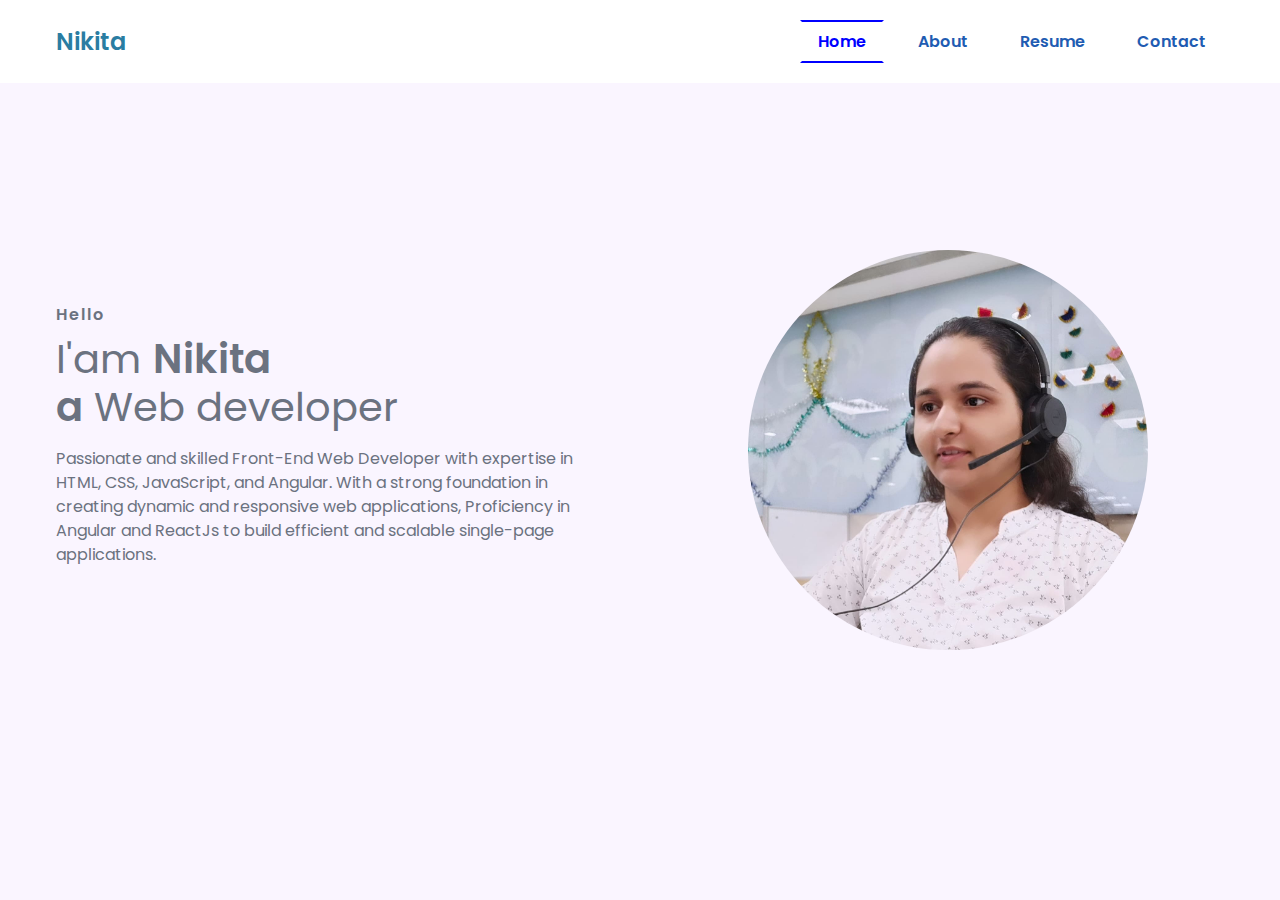
<file: index.html>
<!DOCTYPE html>
<html lang="en">
<head>
    <meta charset="UTF-8">
    <meta name="viewport" content="width=device-width, initial-scale=1.0">
    <link rel="stylesheet" href="https://cdnjs.cloudflare.com/ajax/libs/font-awesome/4.7.0/css/font-awesome.css" integrity="sha512-5A8nwdMOWrSz20fDsjczgUidUBR8liPYU+WymTZP1lmY9G6Oc7HlZv156XqnsgNUzTyMefFTcsFH/tnJE/+xBg==" crossorigin="anonymous" referrerpolicy="no-referrer" />
    <link rel="stylesheet" href="home.css">
    <title>Nikita Kopnar</title>
</head>
<body>
    <nav>
        <div class="nav__content">
            <div class="logo"><a href="index.html">Nikita</a></div>
            <label for="check" class="checkbox">
                <i class="fa fa-bars" aria-hidden="true"></i>
            </label>
            <input type="checkbox" name="check" id="check">
            <ul>
                <li><a class="home" href="index.html">Home</a></li>
                <li><a href="about.html">About</a></li>
                <li><a href="resume.html">Resume</a></li>
                <li><a href="contact.html">Contact</a></li>
            </ul>
        </div>
    </nav> 
    <section class="section">
        <div class="section__container">
            <div class="content">
                <p class="subtitle">Hello</p>
                <h1 class="title">
                    I'am <span>Nikita<br>a</span> Web developer
                </h1>
                <p class="description">
                    Passionate and skilled Front-End Web Developer with expertise in HTML, CSS, JavaScript, and Angular. With a strong foundation in creating dynamic and responsive web applications, Proficiency in Angular and ReactJs to build efficient and scalable single-page applications.
                </p>
                <!--div class="action__btns">
                    <button class="hire__me">Hire Me</button>
                    <button class="portfolio">Portfolio</button>
            </div-->
            </div>
            <div class="image">
                <img src="B612_20231210_191256_926.jpg.jpg" alt="profile" />
            </div>
        </div>
    </section>
</body>
</html>
</file>
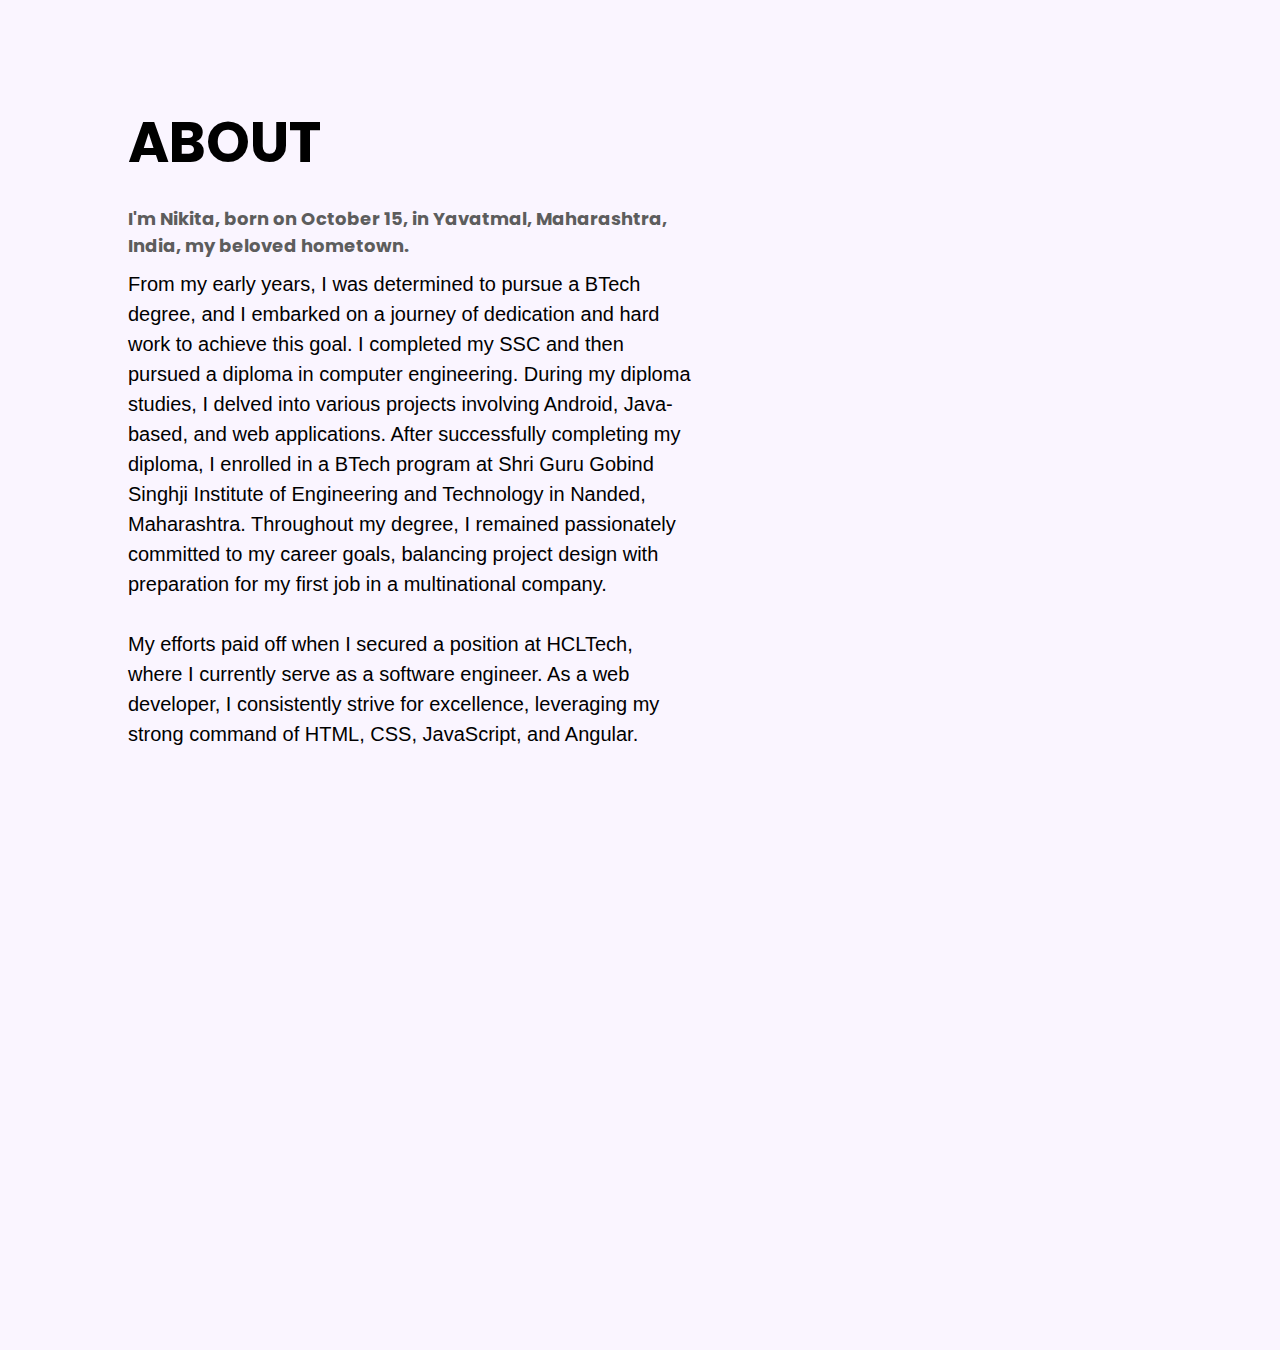
<file: about.html>
<!DOCTYPE html>
<html lang="en">
<head>
    <meta charset="UTF-8">
    <meta name="viewport" content="width=device-width, initial-scale=1.0">
    <link rel="stylesheet" href="https://cdnjs.cloudflare.com/ajax/libs/font-awesome/4.7.0/css/font-awesome.css" integrity="sha512-5A8nwdMOWrSz20fDsjczgUidUBR8liPYU+WymTZP1lmY9G6Oc7HlZv156XqnsgNUzTyMefFTcsFH/tnJE/+xBg==" crossorigin="anonymous" referrerpolicy="no-referrer" />
    <link rel="stylesheet" href="about.css"> 
    <title>About</title>
</head>
<body>
    <div class="section">
        <div class="container">
            <div class="content-section">
                <div class="title">
                    <h1>About</h1>
                </div>
                <div class="content">
                    <h3>
                        I'm Nikita, born on October 15, in Yavatmal, Maharashtra, India, my beloved hometown.
                    </h3>
                    <p>
                        From my early years, I was determined to pursue a BTech degree, and I embarked on a journey of dedication and hard work to achieve this goal. I completed my SSC and then pursued a diploma in computer engineering.
                        During my diploma studies, I delved into various projects involving Android, Java-based, and web applications. After successfully completing my diploma, I enrolled in a BTech program at Shri Guru Gobind Singhji Institute of Engineering and Technology in Nanded, Maharashtra. Throughout my degree, I remained passionately committed to my career goals, balancing project design with preparation for my first job in a multinational company.
                        <br><br>My efforts paid off when I secured a position at HCLTech, where I currently serve as a software engineer. As a web developer, I consistently strive for excellence, leveraging my strong command of HTML, CSS, JavaScript, and Angular.
                    </p>                          
                </div>
                <!--div class="social">
                    <a href="#"><i class="fa fa-facebook-official" aria-hidden="true"></i></a>
                    <a href="#"><i class="fa fa-linkedin" aria-hidden="true"></i></a>
            </div-->
            </div>
        </div>
    </div>
</body>
</html>
</file>
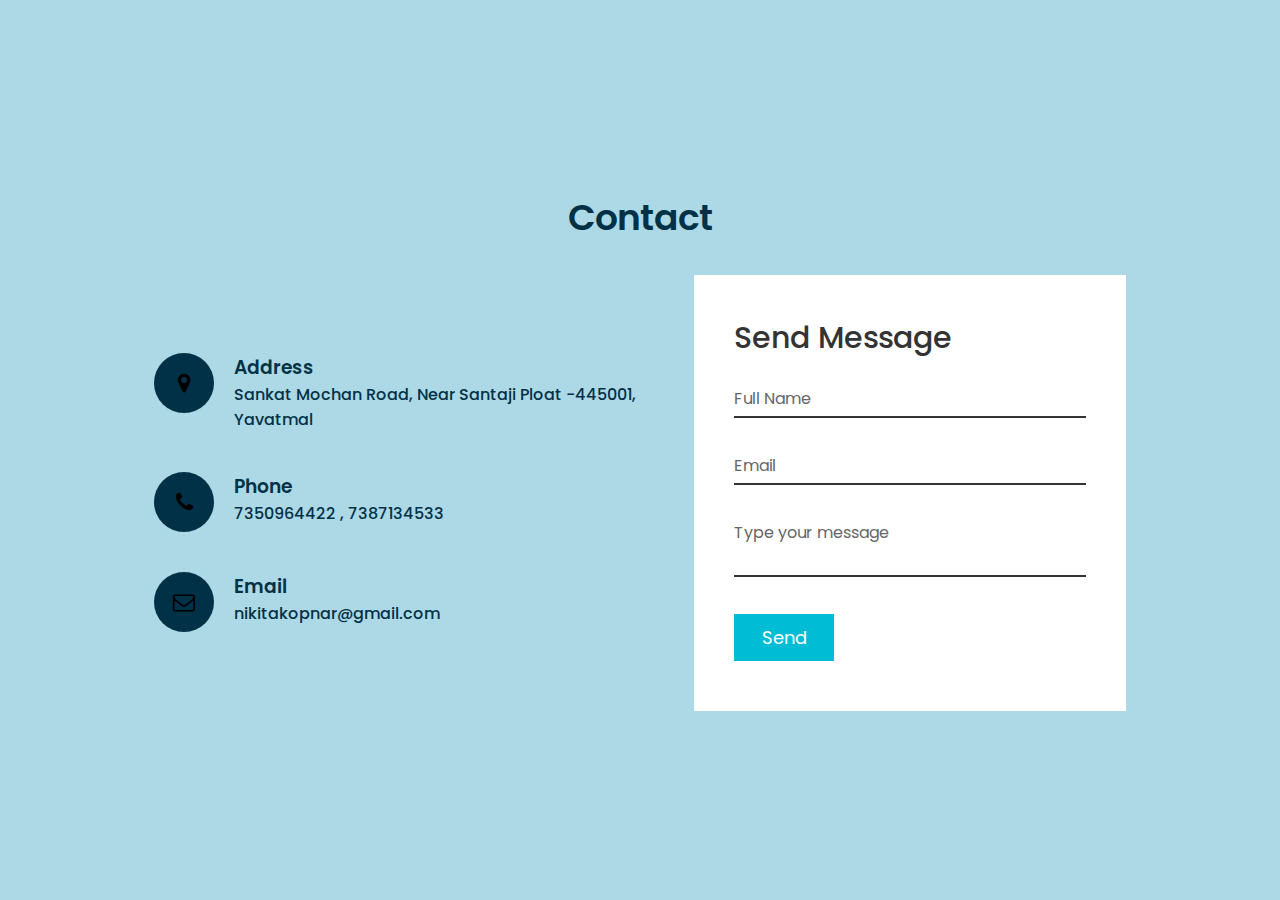
<file: contact.html>
<!DOCTYPE html>
<html lang="en">
<head>
    <meta charset="UTF-8">
    <meta name="viewport" content="width=device-width, initial-scale=1.0">
    <link rel="stylesheet" href="https://cdnjs.cloudflare.com/ajax/libs/font-awesome/4.7.0/css/font-awesome.css" integrity="sha512-5A8nwdMOWrSz20fDsjczgUidUBR8liPYU+WymTZP1lmY9G6Oc7HlZv156XqnsgNUzTyMefFTcsFH/tnJE/+xBg==" crossorigin="anonymous" referrerpolicy="no-referrer" />
    <link rel="stylesheet" href="contact.css">
    <title>Contact</title>
</head>
<body>
    <section class="contact">
        <div class="content">
            <h2>Contact</h2>
            <p>
            </p>
        </div>
        <div class="container">
            <div class="contactInfo">
                <div class="box">
                    <div class="icon">
                        <i class="fa fa-map-marker" aria-hidden="true"></i>
                        </div>
                        <div class="text">
                            <h3>Address</h3>
                            <p>Sankat Mochan Road, Near Santaji Ploat -445001, Yavatmal</p>
                        </div>
                    </div>
                <div class="box">
                    <div class="icon">
                        <i class="fa fa-phone" aria-hidden="true"></i>
                    </div>
                        <div class="text">
                            <h3>Phone</h3>
                            <p>7350964422 , 7387134533</p>
                        </div>
                    </div>
                <div class="box">
                    <div class="icon">
                        <i class="fa fa-envelope-o" aria-hidden="true"></i>
                    </div>
                        <div class="text">
                            <h3>Email</h3>
                            <p>nikitakopnar@gmail.com</p>
                        </div>
                    </div>
                </div>
            <div class="contactForm">
                <form>
                    <h2>Send Message</h2>
                    <div class="inputBox">
                        <input type="text" name="" required="required">
                        <span>Full Name</span>
                    </div>
                    <div class="inputBox">
                        <input type="text" name="" required="required">
                        <span>Email</span>
                    </div>
                    <div class="inputBox">
                        <textarea required="required"></textarea>
                        <span>Type your message</span>
                    </div>
                    <div class="inputBox">
                        <input type="submit" name="" value="Send">
                    </div>
                </form>
            </div>
        </div>
    </section>
</body>
</html>
</file>
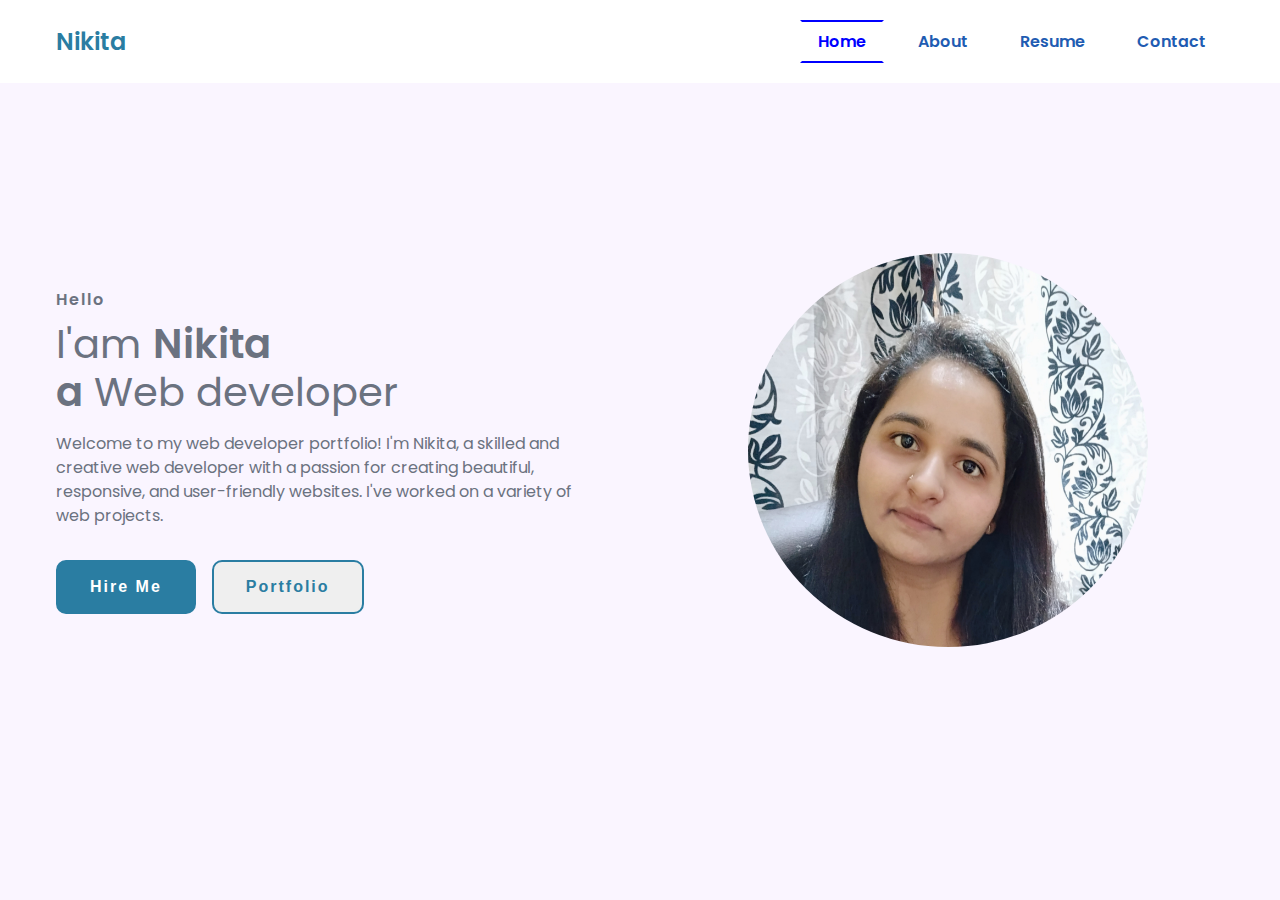
<file: home.html>
<!DOCTYPE html>
<html lang="en">
<head>
    <meta charset="UTF-8">
    <meta name="viewport" content="width=device-width, initial-scale=1.0">
    <link rel="stylesheet" href="https://cdnjs.cloudflare.com/ajax/libs/font-awesome/4.7.0/css/font-awesome.css" integrity="sha512-5A8nwdMOWrSz20fDsjczgUidUBR8liPYU+WymTZP1lmY9G6Oc7HlZv156XqnsgNUzTyMefFTcsFH/tnJE/+xBg==" crossorigin="anonymous" referrerpolicy="no-referrer" />
    <link rel="stylesheet" href="home.css">
    <title>Nikita Kopnar</title>
</head>
<body>
    <nav>
        <div class="nav__content">
            <div class="logo"><a href="home.html">Nikita</a></div>
            <label for="check" class="checkbox">
                <i class="fa fa-bars" aria-hidden="true"></i>
            </label>
            <input type="checkbox" name="check" id="check">
            <ul>
                <li><a class="home" href="home.html">Home</a></li>
                <li><a href="about.html">About</a></li>
                <li><a href="resume.html">Resume</a></li>
                <li><a href="contact.html">Contact</a></li>
            </ul>
        </div>
    </nav> 
    <section class="section">
        <div class="section__container">
            <div class="content">
                <p class="subtitle">Hello</p>
                <h1 class="title">
                    I'am <span>Nikita<br>a</span> Web developer
                </h1>
                <p class="description">
                    Welcome to my web developer portfolio! I'm Nikita, a skilled and creative web developer with a passion for creating beautiful, responsive, and user-friendly websites. I've worked on a variety of web projects.
                </p>
                <div class="action__btns">
                    <button class="hire__me">Hire Me</button>
                    <button class="portfolio">Portfolio</button>
                </div>
            </div>
            <div class="image">
                <img src="B612_20231210_191256_926.jpg" alt="profile" />
            </div>
        </div>
    </section>
</body>
</html>
</file>
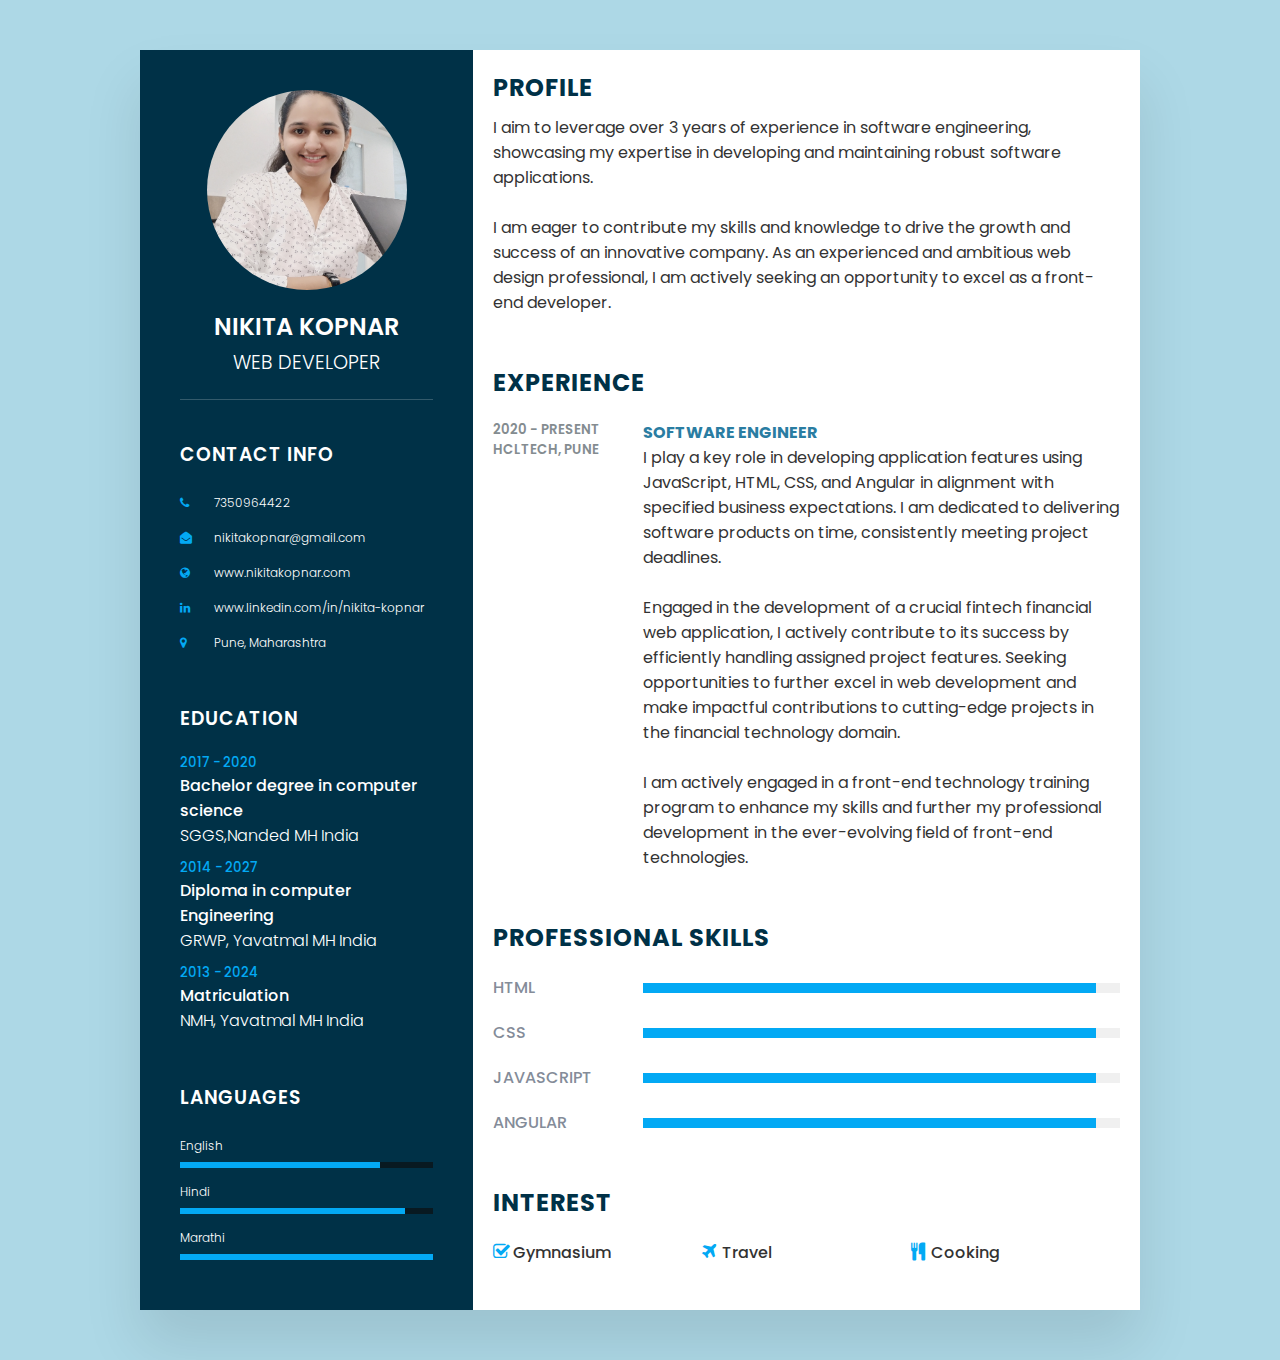
<file: resume.html>
<!DOCTYPE html>
<html lang="en">
<head>
    <meta charset="UTF-8">
    <meta name="viewport" content="width=device-width, initial-scale=1.0">
    <link rel="stylesheet" href="resume.css">
    <link rel="stylesheet" href="https://cdnjs.cloudflare.com/ajax/libs/font-awesome/4.7.0/css/font-awesome.css" integrity="sha512-5A8nwdMOWrSz20fDsjczgUidUBR8liPYU+WymTZP1lmY9G6Oc7HlZv156XqnsgNUzTyMefFTcsFH/tnJE/+xBg==" crossorigin="anonymous" referrerpolicy="no-referrer" />
    <title>Resume</title>
</head>
<body>
    <div class="container">
        <div class="left_side">
            <div class="profileText">
                <div class="imgBx">
                    <img src="B612_20240803_115441_117.jpg">
                </div>
                <h2>Nikita Kopnar<br><span>Web Developer</span></h2>
            </div>
            <div class="contactInfo">
                <h3 class="title">Contact Info</h3>
                <ul>
                    <li>
                        <span class="icon"><i class="fa fa-phone" aria-hidden="true"></i></span>
                        <span class="text">7350964422</span>
                    </li>
                    <li>
                        <span class="icon"><i class="fa fa-envelope-open" aria-hidden="true"></i></span>
                        <span class="text">nikitakopnar@gmail.com</span>
                    </li>
                    <li>
                        <span class="icon"><i class="fa fa-globe" aria-hidden="true"></i></span>
                        <span class="text">www.nikitakopnar.com</span>
                    </li>
                    <li>
                        <span class="icon"><i class="fa fa-linkedin" aria-hidden="true"></i></span>
                        <span class="text">www.linkedin.com/in/nikita-kopnar</span>
                    </li>
                    <li>
                        <span class="icon"><i class="fa fa-map-marker" aria-hidden="true"></i></span>
                        <span class="text">Pune, Maharashtra</span>
                    </li>
                </ul>
            </div>

            <div class="contactInfo education">
                <h3 class="title">Education</h3>
                <ul>
                    <li>
                        <h5>2017 - 2020</h5>
                        <h4>Bachelor degree in computer science</h4>
                        <h4>SGGS,Nanded MH India</h4>
                    </li>
                    <li>
                        <h5>2014 - 2027</h5>
                        <h4>Diploma in computer Engineering</h4>
                        <h4>GRWP, Yavatmal MH India</h4>
                    </li>
                    <li>
                        <h5>2013 - 2024</h5>
                        <h4>Matriculation</h4>
                        <h4>NMH, Yavatmal MH India</h4>
                    </li>
                </ul>
            </div>


            <div class="contactInfo language">
                <h3 class="title">Languages</h3>
                <ul>
                    <li>
                        <span class="text">English</span>
                        <span class="percent">
                            <div style="width: 79%;"></div>
                        </span>
                    </li>
                    <li>
                        <span class="text">Hindi</span>
                        <span class="percent">
                            <div style="width: 89%;"></div>
                        </span>
                    </li>
                    <li>
                        <span class="text">Marathi</span>
                        <span class="percent">
                            <div style="width: 100%;"></div>
                        </span>
                    </li>
                </ul>
            </div>
        </div>
        
        <div class="right_side">
            <div class="about">
                <h2 class="title2">Profile</h2>
                <p>I aim to leverage over 3 years of experience in software engineering, showcasing my expertise in developing and maintaining robust software applications. <br><br>I am eager to contribute my skills and knowledge to drive the growth and success of an innovative company. As an experienced and ambitious web design professional, I am actively seeking an opportunity to excel as a front-end developer.
                </p>
            </div>
            <div class="about">
                <h2 class="title2">Experience</h2>
                <div class="box">
                    <div class="year-company">
                        <h5>2020 - Present</h5>
                        <h5>HCLTECH, Pune</h5>
                    </div>
                    <div class="text">
                        <h4>Software Engineer</h4>
                        <p>
                            I play a key role in developing application features using JavaScript, HTML, CSS, and Angular in alignment with specified business expectations. I am dedicated to delivering software products on time, consistently meeting project deadlines.<br><br>Engaged in the development of a crucial fintech financial web application, I actively contribute to its success by efficiently handling assigned project features. Seeking opportunities to further excel in web development and make impactful contributions to cutting-edge projects in the financial technology domain.<br><br>I am actively engaged in a front-end technology training program to enhance my skills and further my professional development in the ever-evolving field of front-end technologies.
                        </p>
                    </div>
                </div>
            </div>

            <div class="about skills">
                <h2 class="title2">Professional skills</h2>
                <div class="box">
                    <h4>HTML</h4>
                    <div class="percent">
                        <div style="width: 95%;"></div>
                    </div>
                </div>
                <div class="box">
                    <h4>CSS</h4>
                    <div class="percent">
                        <div style="width: 95%;"></div>
                    </div>
                </div>
                <div class="box">
                    <h4>JavaScript</h4>
                    <div class="percent">
                        <div style="width: 95%;"></div>
                    </div>
                </div>
                <div class="box">
                    <h4>Angular</h4>
                    <div class="percent">
                        <div style="width: 95%;"></div>
                    </div>
                </div>
            </div>
            <div class="about interest">
                <h2 class="title2">interest</h2>
                <ul>
                    <li><i class="fa fa-check-square-o" aria-hidden="true"></i>Gymnasium</li>
                    <li><i class="fa fa-plane" aria-hidden="true"></i>Travel</li>
                    <li><i class="fa fa-cutlery" aria-hidden="true"></i>Cooking</li>
                </ul>
            </div>
        </div>
    </div> 
</body>
</html>
</file>
<file: home.css>
@import url('https://fonts.googleapis.com/css?family=Poppins:wght@400;600;700&display=swap');

:root {
    --primary-color: #2a7da2;
    --primaray-color-dark : #003147;
    --secondary-color : blue;
    --text-dark: #1f5cb2;
    --text-light: #6b7280;
    --extra-light : #faf5ff;
    --max-width : 1200px;
}

* {
    padding: 0;
    margin: 0;
    box-sizing: border-box;
}

a {
    text-decoration: none;
}

body {
    font-family: 'Poppins', sans-serif;
}

nav {
    width: 100%;
    position: fixed;
    top: 0;
    left: 0;
    background-color: #ffffff;
    z-index: 99;
}

.nav__content {
    max-width: var(--max-width);
    margin: auto;
    padding: 1.5rem 1rem;
    display: flex;
    align-items: center;
    justify-content: space-between;
}

nav .logo a {
    font-size: 1.5rem;
    font-weight: 600;
    color: var(--primary-color);
    transition: 0.3s;
}

nav .logo a:hover {
    color: var(--primary-color);
}

nav .checkbox {
    display: none;
}

nav input {
    display: none;
}

nav .checkbox i {
    font-size: 20px;
    color : var(--primary-color);
    cursor: pointer;
}

ul {
    display: flex;
    align-items: center;
    gap: 1rem;
    list-style: none;
}

ul li a {
    padding: 0.5rem  1rem;
    border: 2px solid transparent;
    text-decoration: none;
    font-weight: 600;
    color: var(--text-dark);
    transition: 0.3s;
}

.home{
    border-top-color: var(--secondary-color);
    border-bottom-color: var(--secondary-color);
    color: var(--secondary-color);
}

ul li a:hover {
    border-top-color: var(--secondary-color);
    border-bottom-color: var(--secondary-color);
    color: var(--secondary-color);
}

.section {
    background-color: var(--extra-light);
}

.section__container {
    min-height: 100vh;
    max-width: var(--max-width);
    margin: auto;
    padding: 1rem;
    display: grid;
    grid-template-columns: repeat(2, 1fr);
    gap: 4rem;
}

.content {
    display: flex;
    flex-direction: column;
    justify-content: center;
}

.subtitle {
    letter-spacing: 2px;
    color: var(--text-light);
    font-weight: 600;
    margin-bottom: .5rem;
}

.title {
    font-size: 2.5rem;
    font-weight: 400;
    line-height: 3rem;
    color: #6b7280;
    margin-bottom: 1rem;
}

.title span {
    font-weight: 600;
}

.description {
    line-height: 1.5rem;
    color: var(--text-light);
    margin-bottom: 2rem;
}

.action__btns {
    display: flex;
    gap: 1rem;
}

.action__btns button {
    font-size: 1rem;
    font-weight: 600;
    letter-spacing: 2px;
    padding: 1rem 2rem;
    outline: none;
    border: 2px solid var(--primary-color);
    border-radius: 10px;
    transition: 0.3s;
    cursor: pointer;
}

.hire__me {
    background-color: var(--primary-color);
    color: #ffffff;
}

.hire__me:hover {
    background-color: var(--primaray-color-dark);
}

.portfolio {
    color: var(--primary-color);
}

.portfolio:hover {
    background-color: var(--primaray-color-dark);
    color: #ffffff;
}

.image {
    display: grid;
    place-items: center;
}

.image img {
    width: min(25rem,90%);
    border-radius: 100%;
}

@media (width < 750px) {
    
    nav .checkbox {
        display: block;
    }

    ul {
        position: absolute;
        width: 100%;
        height: calc(100vh - 85px);
        left:-100%;
        top : 85px;
        background-color: var(--extra-light);
        flex-direction: column;
        justify-content: center;
        gap:3rem;
    }
    nav #check:checked ~ ul {
        left: 0;
    }

    ul li a {
        font-size: 1.25rem;
    }

    .section__container {
        padding: 10rem 1rem 5rem 1rem;
        text-align: center;
        grid-template-columns: repeat(1, 1fr);
    }

    .image {
        grid-area: 1/1/2/2;
    }

    .action__btns {
        margin: auto;
    }
}
</file>
<file: about.css>
@import url('https://fonts.googleapis.com/css?family=Poppins:wght@200;300;400&display=swap');

* {
    margin: 0;
    padding: 0;
    box-sizing: border-box;
    font-family: 'Poppins', sans-serif;
}

.section {
    width: 100%;
    min-height: 150vh;
    background-color:#faf5ff;
}

.container {
    width: 80%;
    display: block;
    margin: auto;
    padding-top: 100px;
}

.content-section {
    float: left;
    width: 55%;
}

.image-section {
    float: right;
    width: 40%;
}

.image-section img {
    width: 100%;
    height: auto;
}

.content-section .title {
    text-transform: uppercase;
    font-size: 28px;
}

.content-section .content h3 {
    margin-top: 20px;
    color: #5d5d5d;
    font-size: 18px;
}

.content-section .content p {
    margin-top: 10px;
    font-family: sans-serif;
    font-size: 20px;
    line-height: 1.5;
}

.content-section .social {
    padding-top: 40px;
}

.content-section .social i{
    color: #a52a2a;
    font-size: 30px;
    padding: 0px 10px;
}

.content-section .social i:hover {
    color: #3d3d3d
}

@media screen and (max-width : 768px) {
    .container {
        width: 80%;
        display: block;
        margin: auto;
        padding-top: 50px;
    }
    .content-section {
        float: none;
        width: 100%;
        display: block;
        margin: auto;
    }
    .image-section {
        float: none;
        width: 100%;
    }
    .image-section img {
        width: 100%;
        height: auto;
        display: block;
        padding-bottom: 20px;
    }
    .content-section .social {
        padding-top: 30px;
        padding-bottom: 30px;
    }
    .content-section .title{ 
        text-align: center;
        font-size: 19px;
    }
    .content-section .title{ 
        font-size: 1.5rem;
        font-weight: 600;
        color: #2a7da2;
        transition: 0.3s;
    }
    
}
@media screen and (max-width : 1024px) {
    .section {
        width: 100%;
        min-height: 200vh;
        background-color: #faf5ff;;
    }
}
</file>
<file: contact.css>
@import url('https://fonts.googleapis.com/css?family=Poppins:200,300,400,500,600,700,800,900&display=swap');

* {
    margin: 0;
    padding: 0;
    box-sizing: border-box;
    font-family: 'Poppins', sans-serif;
}

.contact {
    position: relative;
    min-height: 100vh;
    padding: 50px 100px;
    display: flex;
    justify-content: center;
    align-items: center;
    flex-direction: column;
    background-color: lightblue;
    background-size: cover;
}

.contact .content {
    max-width: 800px;
    text-align: center;
}

.contact .content h2 {
    font-size: 36px;
    font-weight: 600;
    color: #003147;
}

.contact .content p {
    font-weight: 400;
    color: #003147;
}

.container {
    width: 100%;
    display: flex;
    justify-content: center;
    align-items: center;
    margin-top: 30px;
}

.container .contactInfo {
    width: 50%;
    display: flex;
    flex-direction: column;
}

.container .contactInfo .box {
    position: relative;
    padding: 20px 0;
    display: flex;

}
.container .contactInfo .box .icon {
    min-width: 60px;
    height: 60px;
    background: #003147;
    display: flex;
    justify-content: center;
    align-items: center;
    border-radius: 50%;
    font-size: 22px;
}

.container .contactInfo .box .text {
    display: flex;
    margin-left: 20px;
    font-size: 16px;
    color: #003147;
    flex-direction: column;
    font-weight: 500;
}

.container .contactInfo .box .text h3 {
    font-weight: 600;
    color: #003147;
}

.contactForm {
    width: 40%;
    padding: 40px;
    background-color: #fff;
}

.contactForm h2 {
    font-size: 30px;
    color: #333;
    font-weight: 500;
}

.contactForm .inputBox {
    position: relative;
    width: 100%;
    margin-top: 10px;
}

.contactForm .inputBox input {
    width: 100%;
    padding: 5px 0;
    font-size: 16px;
    margin: 10px 0;
    border: none;
    border-bottom: 2px solid #333;
    outline: none;
}

.contactForm .inputBox textarea {
    width: 100%;
    padding: 5px 0;
    font-size: 16px;
    margin: 10px 0;
    border: none;
    border-bottom: 2px solid #333;
    outline: none;
    resize: none;
}

.contactForm .inputBox span {
    position: absolute;
    left: 0;
    padding: 5px 0;
    font-size: 16px;
    margin: 10px 0;
    pointer-events: none;
    transition: 0.5s;
    color: #666;
}

.contactForm .inputBox input:focus ~ span,
.contactForm .inputBox input:valid ~ span,
.contactForm .inputBox textarea:focus ~ span,
.contactForm .inputBox textarea:valid ~ span{
    color: #e91e63;
    font-size: 12px;
    transform: translateY(-20px);
}

.contactForm .inputBox input[type="submit"] {
    width: 100px;
    background: #00bcd4;
    color: #fff;
    border: none;
    cursor: pointer;
    padding: 10px;
    font-size: 18px;
}

@media (max-width:991px) {
    .contact {
        padding: 50px;
    }

    .container {
        flex-direction: column;
    }

    .container .contactInfo {
        margin-bottom: 40px;
    }

    .container .contactInfo,
    .contactForm {
        width: 100%;
    }

}
</file>
<file: resume.css>
@import url('https://fonts.googleapis.com/css?family=Poppins:200,300,400,500,600,700,800,900&display=swap');

* {
    margin: 0;
    padding: 0;
    box-sizing: border-box;
    font-family: 'Poppins', sans-serif;
}

body {
    background-color: lightblue;
    display: flex;
    justify-content: center;
    align-items: center;
    min-height: 100vh;
}

.container {
    position: relative;
    width: 100%;
    max-width: 1000px;
    min-height: 1000px;
    margin: 50px;
    background: #fff;
    display: grid;
    grid-template-columns: 1fr 2fr;
    box-shadow: 0 35px 55px rgba(0, 0, 0, 0.1);
}

.container .left_side {
    position: relative;
    background: #003147;
    padding: 40px;
}

.profileText {
    position: relative;
    display: flex;
    flex-direction: column;
    align-items: center;
    padding-bottom: 20px;
    border-bottom: 1px solid rgba(255, 255, 255, 0.2);
}

.profileText .imgBx {
    position: relative;
    width: 200px;
    height: 200px;
    border-radius: 50%;
    overflow: hidden;
}

.profileText .imgBx img {
    position: absolute;
    top : 0;
    left : 0;
    width: 100%;
    height: 100%;
    object-fit: cover;
}

.profileText h2 {
    color: #fff;
    font-size: 1.5em;
    margin-top: 20px;
    text-transform: uppercase;
    text-align: center;
    font-weight: 600;color: #fff;
    line-height: 1.4em;
}

.profileText h2 span {
    font-size: 0.8em;
    font-weight: 300;
}

.contactInfo {
    padding-top: 40px;
}

.title {
    color: #fff;
    text-transform: uppercase;
    font-weight: 600;
    letter-spacing: 1px;
    margin-bottom: 20px;
}

.contactInfo ul {
    position: relative;
}

.contactInfo ul li {
    position: relative;
    list-style: none;
    margin: 10px 0;
    cursor: pointer;
}

.contactInfo ul li .icon {
    display: inline-block;
    width: 30px;
    font-size: 18px;
    color: #03a9f4;
    font-size: 12px;
}

.contactInfo ul li span {
    color: #fff;
    font-size: 12px;
    font-weight: 300;
}

.contactInfo.education li {
    margin-bottom: 10px;
}

.contactInfo.education h5 {
    color: #03a9f4;
    font-weight: 500;
}

.contactInfo.education h4:nth-child(2){
    color: #fff;
    font-weight: 500;
}

.contactInfo.education h4 {
    color: #fff;
    font-weight: 300;
}

.contactInfo.language .percent {
    position: relative;
    width: 100%;
    height: 6px;
    background: #081921;
    display: block;
    margin-top: 5px;
}

.contactInfo.language .percent div {
    position: absolute;
    top: 0;
    left: 0;
    height: 100%;
    background: #03a9f4;
}

.container .right_side {
    position: relative;
    background: #fff;
    padding-left: 20px;
    padding-top: 20px;
    padding-right: 20px;
}

.about {
    margin-bottom: 50px;
}

.about:last-child {
    margin-bottom: 0;
}

.title2 {
    color: #003147;
    text-transform: uppercase;
    letter-spacing: 1px;
    margin-bottom: 10px;
}

p {
    color: #333;
}

.about .box {
    display: flex;
    flex-direction: row;
    margin: 20px 0;
}

.about .box .year-company {
    min-width: 150px;
}

.about .box .year-company h5 {
    text-transform: uppercase;
    color: #848c90;
    font-weight: 600;
}

.about .box .text h4{
    text-transform: uppercase;
    color: #2a7da2;
    font-size: 16px;
}

.skills .box {
    position: relative;
    width: 100%;
    display: grid;
    grid-template-columns: 150px 1fr;
    justify-content: center;
    align-items: center;
}

.skills .box h4 {
    text-transform: uppercase;
    color: #848c99;
    font-weight: 500;
}

.skills .box .percent {
    position: relative;
    width: 100%;
    height: 10px;
    background: #f0f0f0;
}

.skills .box .percent div{
    position: absolute;
    top: 0;
    left: 0;
    height: 100%;
    background: #03a9f4;
}

.interest ul {
    display: grid;
    grid-template-columns: repeat(3,1fr);
}

.interest ul li {
    list-style: none;
    color: #333;
    font-weight: 500;
    margin: 10px 0;
}

.interest ul li .fa{
    color: #03a9f4;
    font-size: 18px;
    width: 20px;
}

@media (max-width :1000px) {

    .container {
        margin: 10px;
        grid-template-columns: repeat(1, 1fr);
    }

    .interest ul {
        display: grid;
        grid-template-columns: repeat(1, 1fr);
    }
}

@media (max-width :600px) {
    .about .box {
        flex-direction: column;
    }
    
    .about .box .year-company h5 {
        margin-bottom: 5px;
        min-width: 150px;
    }

    .interest ul {
        display: grid;
        grid-template-columns: repeat(1, 1fr);
    }

    .skills .box {
        grid-template-columns: repeat(1, 1fr);
    }
}
</file>
